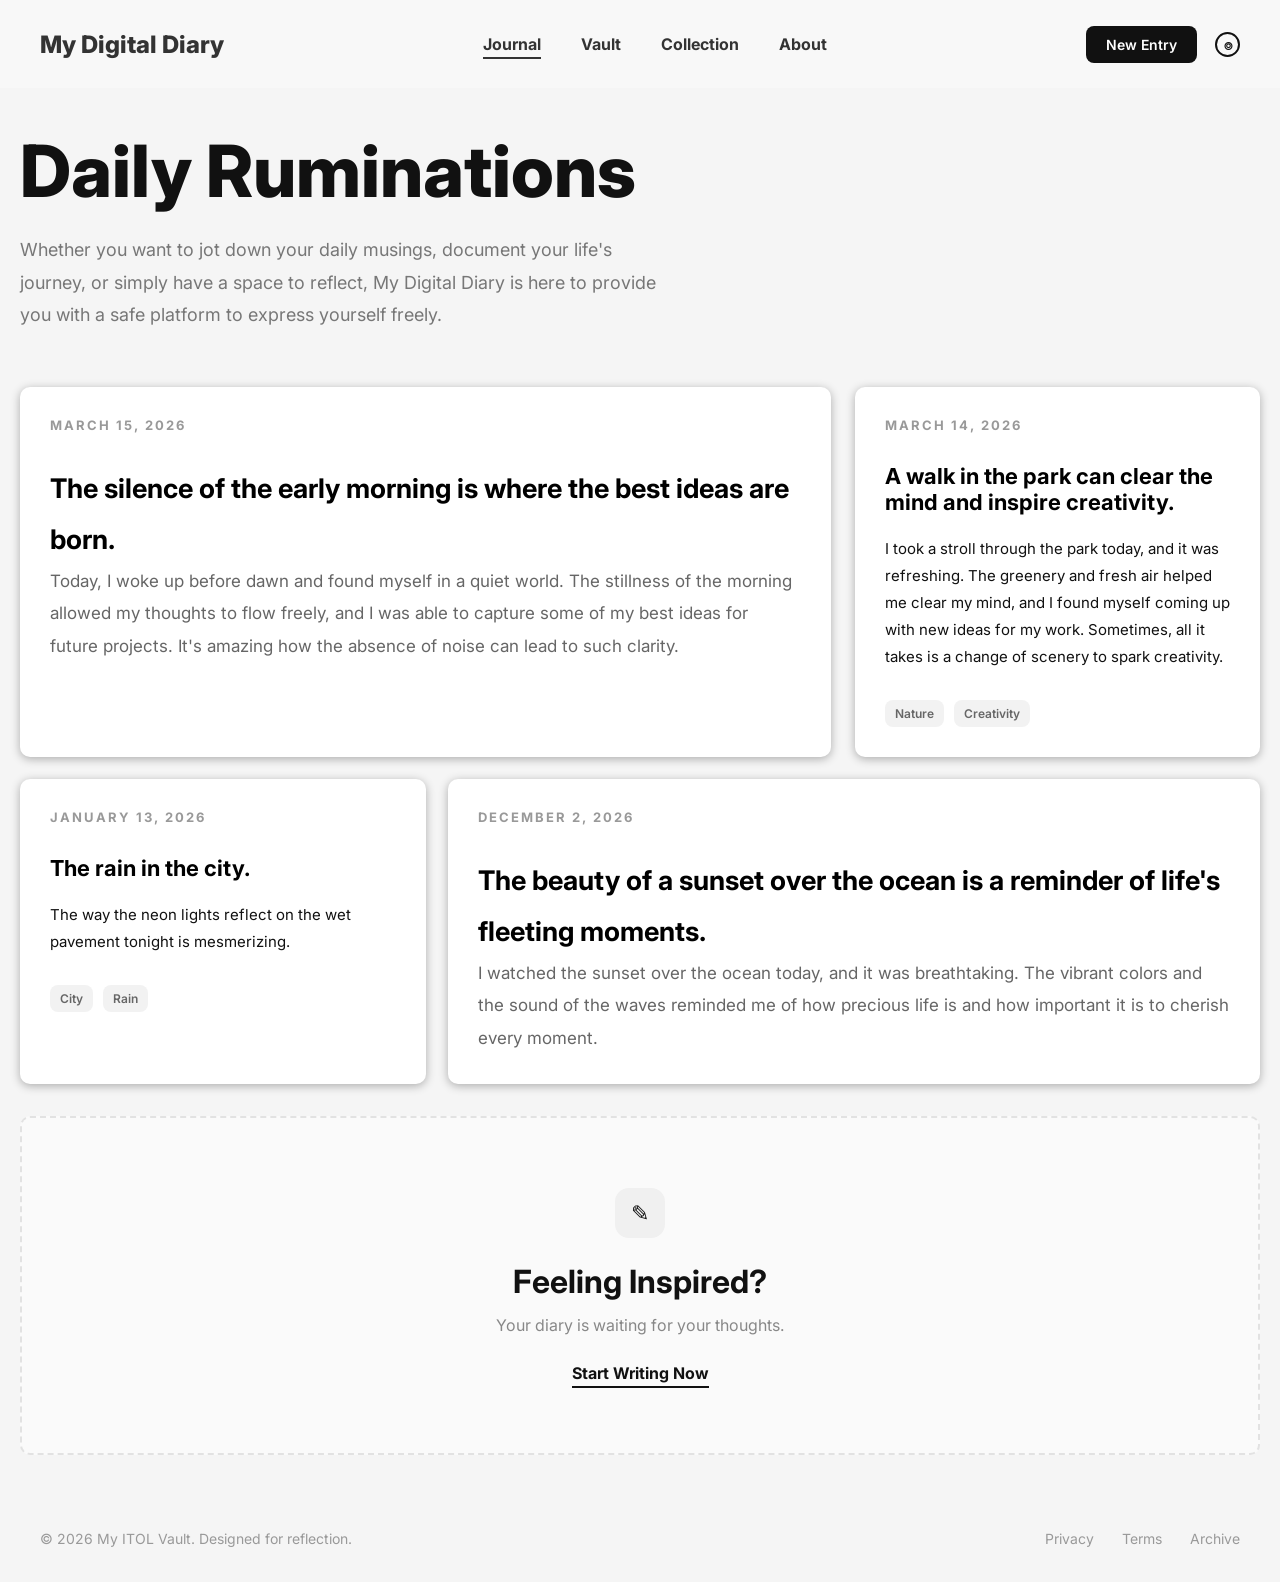
<file: index.html>
<!DOCTYPE html>
<html lang="en">    
<head>
    <meta charset="UTF-8">
    <meta name="viewport" content="width=device-width, initial-scale=1.0">
    <title>My Digital Diary</title>
    <link rel="stylesheet" href="style.css">

    <link rel="preconnect" href="https://fonts.googleapis.com">
    <link rel="preconnect" href="https://fonts.gstatic.com" crossorigin>

    <link href="https://fonts.googleapis.com/css2?family=Inter:wght@300;400;500;600;700;800&display=swap" rel="stylesheet">

</head>
<body>
<!-- Header section with navigation and buttons -->
    <header class="nav">


        <div class="logo">
            <h1>My Digital Diary</h1>
        </div>
    
        <nav class="navbar">
            <ul>
                <li><a class="nav-link" href="index.html">Journal</a></li>
                <li><a class="nav-link" href="vault.html">Vault</a></li>
                <li><a class="nav-link" href="collections.html">Collection</a></li>
                <li><a class="nav-link" href="about.html">About</a></li>
            </ul>
        </nav>

        <div class="right-nav">
        <a href="new-entry.html"><button class="new-entry-btn">New Entry</button></a>
        <div class="login-btn">⌾</div>
        </div>
    </header>

<!-- Main container for the entire page -->

    <main>

        <section class="hero">
            <h2>Daily Ruminations</h2>
            <p>
                Whether you want to jot down your daily musings, document your life's journey, or simply have a space to reflect, My Digital Diary 
                is here to provide you with a safe platform to express yourself freely. 
            </p>
        </section>

<!-- Entry grid for displaying diary entries -->
        <!-- Top entry grid -->
        <section class="top-entries">
        <!-- Large entry card -->
            <div class="entry">
                <div class="date">
                   March 15, 2026
                </div>

                <h3>
                   The silence of the early morning is where the best ideas are born.
                </h3>

                <p>
                   Today, I woke up before dawn and found myself in a quiet world. The stillness of the morning allowed my thoughts 
                   to flow freely, and I was able to capture some of my best ideas for future projects. It's amazing how the absence
                    of noise can lead to such clarity.
                </p>
            </div>
        <!-- Small entry card -->
            <div class="small-entry">

                <div class="date">
                    March 14, 2026
                </div>

                <h3>
                    A walk in the park can clear the mind and inspire creativity.
                </h3>   

                <p>
                    I took a stroll through the park today, and it was refreshing. The greenery and fresh air helped me clear my mind, 
                    and I found myself coming up with new ideas for my work. Sometimes, all it takes is a change of scenery to spark creativity.
                </p>

                <div class="tags">
                    <span class="tag">Nature</span>
                    <span class="tag">Creativity</span>
                </div>

            </div>

        </section>

<!-- Bottom entries -->
        <section class="bottom-entries">
        <!-- Small entry card -->
            <div class="small-entry">

                <div class="date">
                    January 13, 2026
                </div>

                    <h3>The rain in the city.</h3>

                    <p>The way the neon lights reflect on the wet pavement
                       tonight is mesmerizing.
                    </p>
                <div class="tags">
                    <span class="tag">City</span>
                    <span class="tag">Rain</span>
                </div>
            </div>
         
        <!-- Large entry card -->
            <div class="entry">
                <div class="date">
                    December 2, 2026
                </div>

                <h3>
                    The beauty of a sunset over the ocean is a reminder of life's fleeting moments.
                </h3>

                <p>
                    I watched the sunset over the ocean today, and it was breathtaking. 
                    The vibrant colors and the sound of the waves reminded me of how precious life is 
                    and how important it is to cherish every moment. 
                </p>     

            </div>
        </section>

<!-- Call to action box -->

        <section class="cta-box">
            <div class="icon-box">
                ✎
            </div>
            <h3>Feeling Inspired?</h3>
            <p>Your diary is waiting for your thoughts.</p>
            <a href="new-entry.html">Start Writing Now</a>

        </section>
    

    </main> 

    <footer>

    <p>
      © 2026 My ITOL Vault. Designed for reflection.
    </p>

    <div class="footer-links">
      <a href="#">Privacy</a>
      <a href="#">Terms</a>
      <a href="#">Archive</a>
    </div>

  </footer>
 
  <script src="cardModal.js"></script>
  <script src="nav.js"></script>
       
</body> 
</html>
</file>
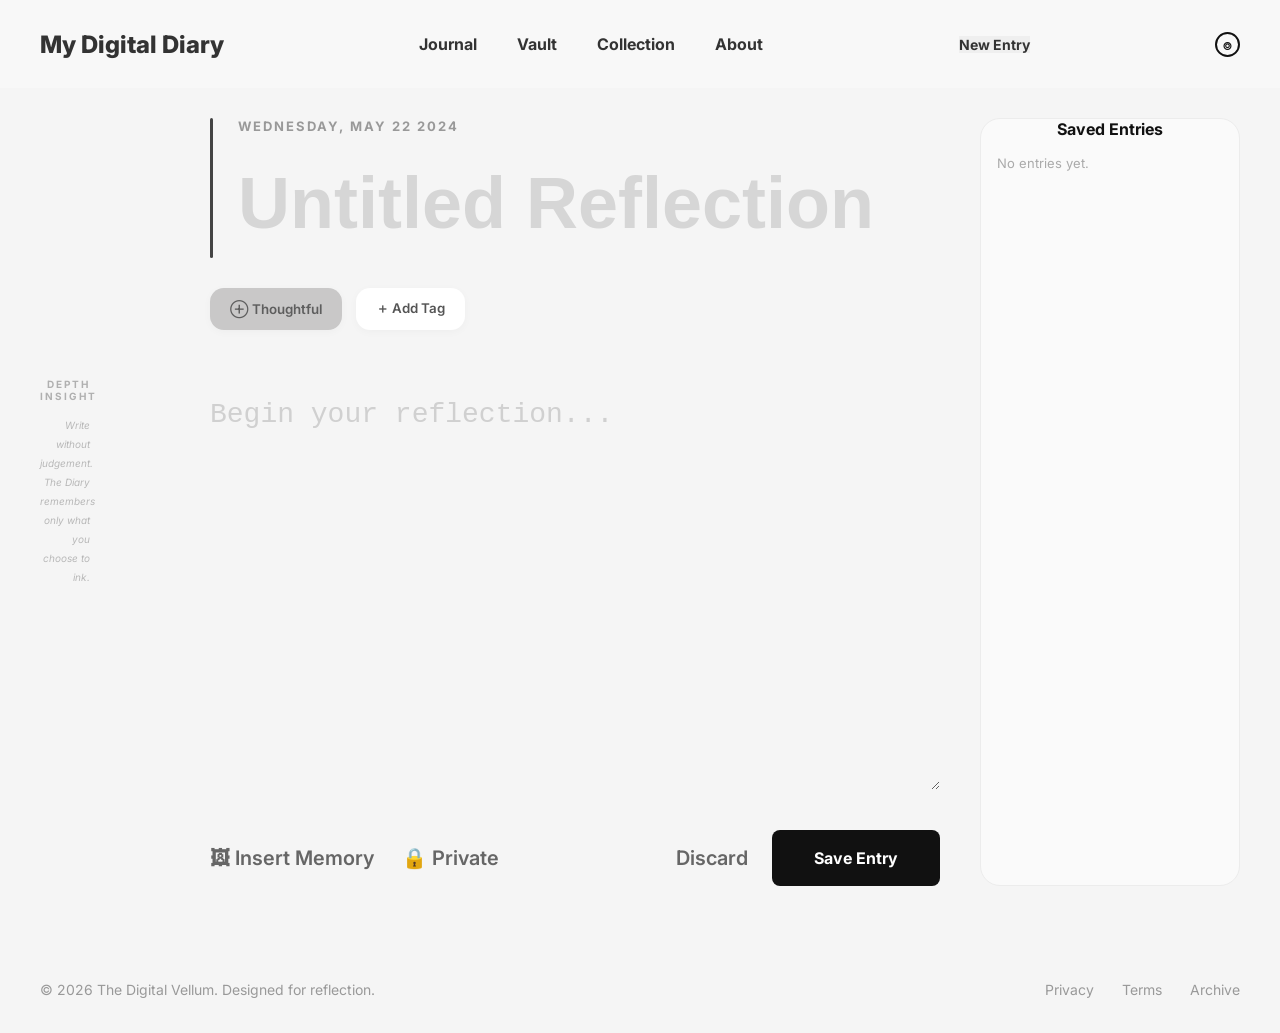
<file: new-entry.html>
<!DOCTYPE html>
<html lang="en">    
<head>
    <meta charset="UTF-8">
    <meta name="viewport" content="width=device-width, initial-scale=1.0">
    <title>My Digital Diary</title>
    <link rel="stylesheet" href="style.css">

    <link rel="preconnect" href="https://fonts.googleapis.com">
    <link rel="preconnect" href="https://fonts.gstatic.com" crossorigin>

    <link href="https://fonts.googleapis.com/css2?family=Inter:wght@300;400;500;600;700;800&display=swap" rel="stylesheet">

   

</head>
<body>
<!-- Header section with navigation and buttons -->
<header class="new-nav">


        <div class="logo">
            <h1>My Digital Diary</h1>
        </div>
    
        <nav>
            <ul>
                <li><a class="nav-link" href="index.html">Journal</a></li>
                <li><a class="nav-link" href="vault.html">Vault</a></li>
                <li><a class="nav-link" href="collections.html">Collection</a></li>
                <li><a class="nav-link" href="about.html">About</a></li>
            </ul>
        </nav>

        <button class="new-entry-btn2">New Entry</button>
       <div class="login-btn">⌾</div>
    </header>

<!-- 
    <header>
        
        <nav class="navbar">
            <div class="logo">My Digital Diary</div>
            <div class="right-nav">
                <a href="#" class="nav-link"> Archive </a>
                <a href="#" class="nav-link"> New Entry </a>
                <div class="profile-icon"> ⌾ </div>
            </div>
        </nav>
    </header>
--> 


  <main class="nEntry">
    <div class="editor-layout">
        <aside class="sidebar">

            <h4>Depth Insight</h4>

            <p>
                Write without judgement.
                The Diary remembers only
                what you choose to ink.
            </p>
        </aside>

        <!-- Main Editor -->

        <section class="editor">

        <!-- Title area -->

            <div class="title-area">
                <div class="title-line"> 
                    <div class="vertical-line"></div>

                        <div class="title-content">
                            <div class="date">Wednesday, May 22 2024</div>
                            <input type="text" id="titleInput" class="title-input" placeholder="Untitled Reflection">                           
                        </div>
                    </div>
                </div>

            <!-- Tags -->
            
            <div class="tag-row">
                <button class="tag-btn dark"> ⊕ Thoughtful </button>

                <button class="tag-btn"> ＋ Add Tag </button>
            </div>

            <textarea id="content" placeholder="Begin your reflection..."></textarea>

            <div class="bottom-bar">

                <div class="left-actions">
                   <button onclick="addImage()" class="memory-btn"> 🖼 Insert Memory</button>
                    <button onclick="private()" class="private-btn">🔒 Private</button>
                </div>
                <div class="right-actions">
                    <button onclick="discard()" class="discard-btn">Discard</button>
                    <button class="save-btn">Save Entry</button>
                </div>
            </div>


    

        </section>

      <!-- Right Empty Panel -->

      <aside class="right-panel">
        <h4>Saved Entries</h4>
        <div id="entriesContainer"></div>
      </aside>

    </div>

</main>


<!-- Footer -->

<footer>
    
    <p>© 2026 The Digital Vellum. Designed for reflection.</p>
    
    <div class="footer-links">
        <a href="#">Privacy</a>
        <a href="#">Terms</a>
        <a href="#">Archive</a>
    </div>

</footer>

 <script src="saveEntry.js"></script>
 <script src="nav.js"></script>

</body> 
</html>
</file>
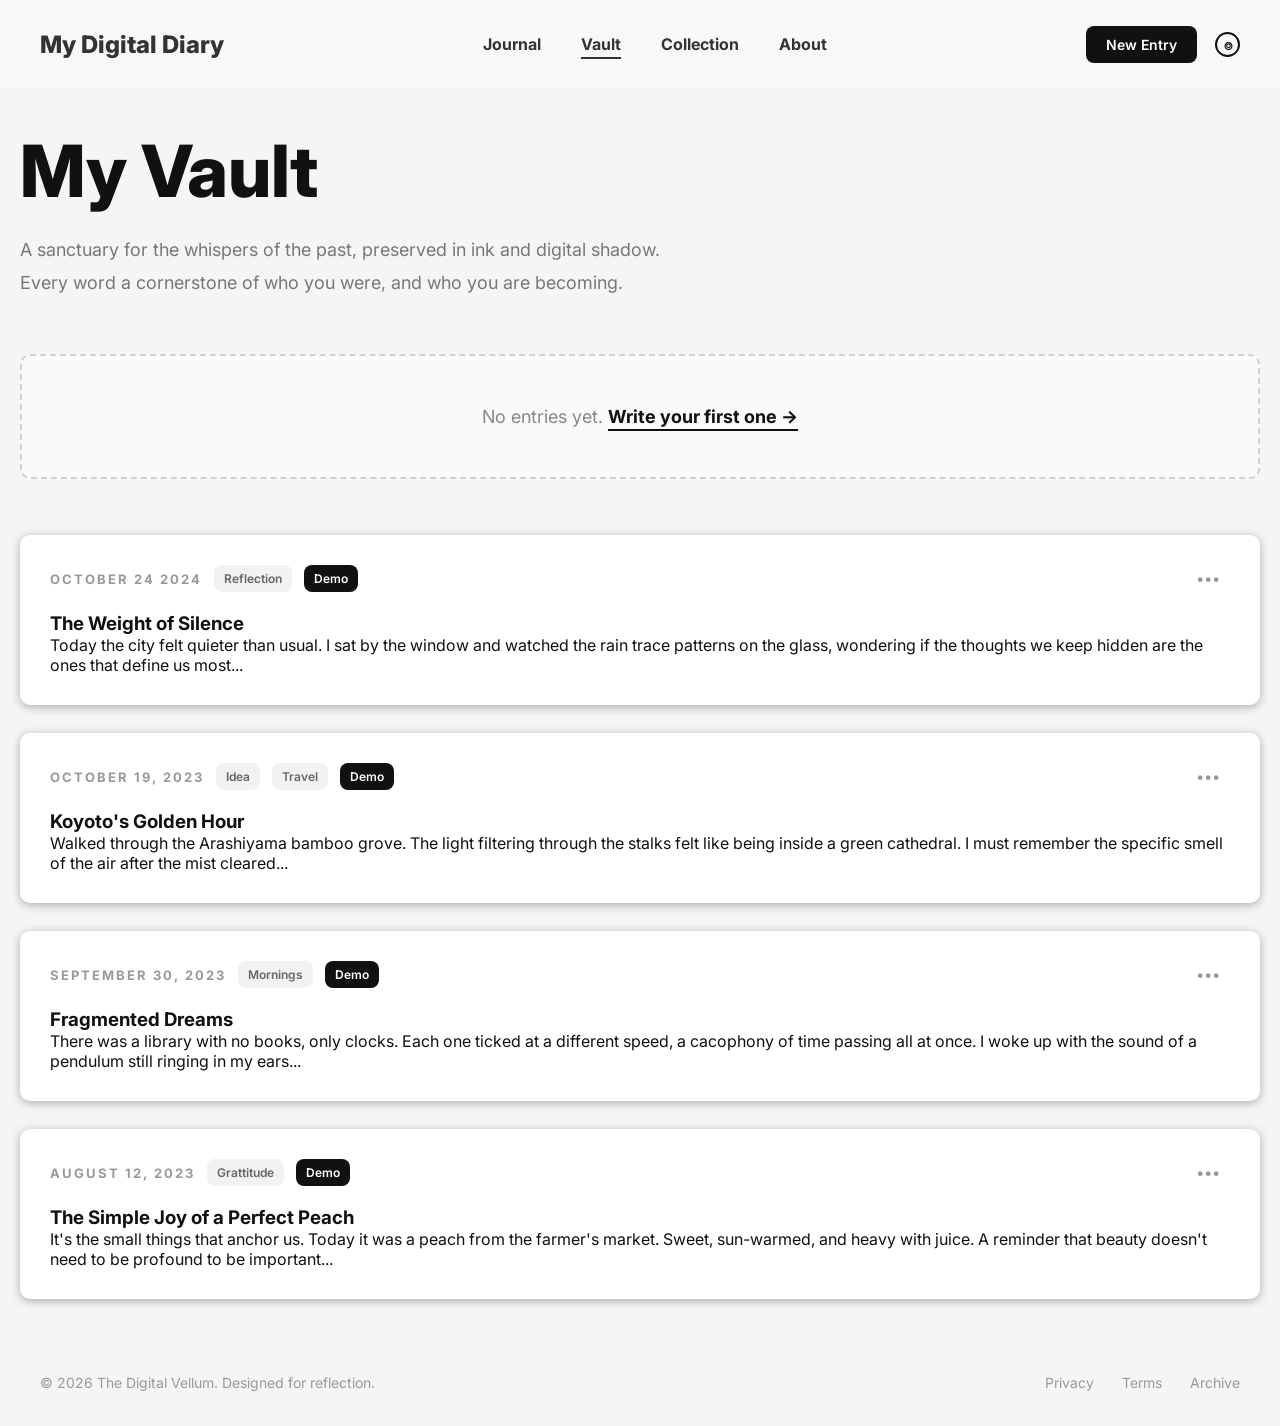
<file: vault.html>
<!DOCTYPE html>
<html lang="en">    
<head>
    <meta charset="UTF-8">
    <meta name="viewport" content="width=device-width, initial-scale=1.0">
    <title>My Digital Diary</title>
    <link rel="stylesheet" href="style.css">

    <link rel="preconnect" href="https://fonts.googleapis.com">
    <link rel="preconnect" href="https://fonts.gstatic.com" crossorigin>

    <link href="https://fonts.googleapis.com/css2?family=Inter:wght@300;400;500;600;700;800&display=swap" rel="stylesheet">

</head>
<body>
<!-- Header section with navigation and buttons -->
    <header class="nav">


        <div class="logo">
            <h1>My Digital Diary</h1>
        </div>
    
        <nav class="navbar">
            <ul>
                <li><a class="nav-link" href="index.html">Journal</a></li>
                <li><a class="nav-link" href="vault.html">Vault</a></li>
                <li><a class="nav-link" href="collections.html">Collection</a></li>
                <li><a class="nav-link" href="about.html">About</a></li>
            </ul>
        </nav>


        <div class="right-nav">
            <a href="new-entry.html"><button class="new-entry-btn">New Entry</button></a>
        <div class="login-btn">⌾</div>
        </div>
    </header>

    <main>
        <section class="hero">
            <h2>My Vault</h2>
            <p>
               A sanctuary for the whispers of the past, preserved in ink and digital shadow.
               Every word a cornerstone of who you were, and who you are becoming.
            </p>
        </section>

        <!-- Entries -->
        
        <section class="entries">

             <div id="entriesContainer"></div>

            <!-- Card 1-->
            <div class="card">
                <div class="card-top">
                    <div class="meta">
                        <span class="vdate">October 24 2024</span>
                        <span class="tag">Reflection</span>
                    </div>    
    
                <div class="dots">•••</div>

                </div>
        
            <h3>The Weight of Silence</h3>

            <p>
                Today the city felt quieter than usual. I sat by the window and watched
                the rain trace patterns on the glass, wondering if the thoughts we keep
                hidden are the ones that define us most...
            </p>
            </div>

            <!-- Card 2-->
            <div class="card">
                <div class="card-top">
                    <div class="meta">
                        <span class="vdate">October 19, 2023</span>
                        <span class="tag">Idea</span>
                        <span class="tag">Travel</span>
                    </div>

                    <div class="dots">•••</div>

                </div>

                <h3>Koyoto's Golden Hour</h3>

                <p>
                Walked through the Arashiyama bamboo grove. The light filtering through
                the stalks felt like being inside a green cathedral. I must remember
                the specific smell of the air after the mist cleared...
                </p>


            </div> 

            <!-- Card 3 -->
            <div class="card">
                <div class="card-top">
                    <div class="meta">
                        <span class="vdate">September 30, 2023</span>
                        <span class="tag">Mornings</span>
                    </div>

                    <div class="dots">•••</div>

                </div>

                <h3>Fragmented Dreams</h3>

                <p>
                There was a library with no books, only clocks. Each one ticked at a
                different speed, a cacophony of time passing all at once. I woke up
                with the sound of a pendulum still ringing in my ears...
                </p>


            </div> 

            <!-- Card 4 -->
            <div class="card">
                <div class="card-top">
                    <div class="meta">
                        <span class="vdate">August 12, 2023</span>
                        <span class="tag">Grattitude</span>
                    </div>

                    <div class="dots">•••</div>

                </div>

                <h3>The Simple Joy of a Perfect Peach</h3>

                <p>
                It's the small things that anchor us. Today it was a peach from the
                farmer's market. Sweet, sun-warmed, and heavy with juice. A reminder
                that beauty doesn't need to be profound to be important...
                </p>
            

            </div> 

        </section>

    </main>

    <footer>

    <p>© 2026 The Digital Vellum. Designed for reflection.</p>

    <div class="footer-links">
      <a href="#">Privacy</a>
      <a href="#">Terms</a>
      <a href="#">Archive</a>
    </div>

  </footer>

  <script src="vault.js"></script>
  <script src="nav.js"></script>

</body> 

<script src="cardModal.js"></script>
<script src="deleteEntry.js"></script>

</html>
</file>
<file: style.css>
/* Reset */ 
* {
    margin: 0;
    padding: 0;
    box-sizing: border-box;
    
} 

/* Global Styles */
body {
    font-family: 'Inter', sans-serif;
    background-color: #f5f5f5;
    color: #111;
    min-height: 100vh;
    display: flex;
    flex-direction: column;
}

/* Styles for links */
a {
    text-decoration: none;
    color: inherit;
}

/* Styles for the header section */
header {
    width: 100%;
    background-color: #f8f8f8;
    padding: 24px 40px;
    display: flex; /* Use flexbox for layout */
    justify-content: space-between; /* Space out the content */
    align-items: center; /* Vertically center the items */
}

/* Styles for the main heading */
h1 {
    font-weight: 800;
    font-size: 24px;
    color: #333;
}

/* Styles for the entire navigation bar */
nav {

    background-color: #f8f8f8;
    padding: 10px;
    
}
 
/* Targets the unordered list within the navigation */
nav ul {
    list-style: none;
    gap: 40px;
    display: flex;
}
/* Styles for the links within the navigation */
nav a,
.new-entry-btn2 {
    text-decoration: none;
    color: #333;
    font-weight: bold;
    position: relative;
    display: inline-block; 
}

/* Styles for the underline effect on navigation links */
nav a::after,
.new-entry-btn2::after {
    content: '';
    position: absolute;
    width: 0;
    height: 2px;
    display: block;
    margin-top: 5px;
    left: 0;
    bottom: -5px; /* Position the underline just below the text */
    background: #333; /* Underline color */
    transition: width 0.3s ease-in-out; /* Smooth transition for the underline effect */
}

/* Styles for the hover effect on navigation links */
nav a:hover::after,
.new-entry-btn2:hover::after {
    width: 100%; /* Expand the underline to full width on hover */  
}

.right-nav {
    display: flex;
    align-items: center;
    gap: 18px;
}

.new-entry-btn2{
    border: none;
    font-size: 14px;
    font-weight: 700;
    cursor: pointer;
}

.new-entry-btn {
    background-color: #111;
    color: white;
    border: none;
    padding: 10px 20px;
    border-radius: 8px;
    font-size: 14px;
    font-weight: 600;
    cursor: pointer;
    transition: 0.3s ease;
}

.new-entry-btn:hover {
    background-color: #333;
}

.login-btn {
      width: 25px;
      height:25px;
      border-radius:50%;
      border:2px solid #111;
      display:flex;
      justify-content:center;
      align-items:center;
      font-size:14px;
      font-weight:1000;
    }

/* Styles for the main content area */

main {
    width: 100%; /* Adjust this value as needed */
    max-width: 1300px; /* Set a maximum width for larger screens */
    margin: 40px auto;
    display: grid;
    padding: 0 20px;
    flex: 1; /* Allow the main content to grow and fill available space */
}

/* Hero section styles */

.hero {
    margin-bottom: 55px;
}

.hero h2{
    font-size: 72px;
    font-weight: 800;
    line-height: 1.2;
    margin-bottom: 20px;
}

.hero p {
    max-width: 650px; /* Limit the width of the paragraph for better readability */
    font-size: 18px;
    color: #777;
    line-height: 1.8;
}

/* Styles for the entries on the Vault page */
.entries{
      display:flex;
      flex-direction:column;
      gap:28px;
    }

/* Styles for the top and bottom entries sections */

.top-entries {
    display: grid;
    grid-template-columns: 2fr 1fr;
    gap: 24px;
    margin-bottom: 22px;
}

.bottom-entries {
    display:grid;
    grid-template-columns:1fr 2fr;
    gap:22px;
    margin-bottom:32px;
}

/* Styles for the small entry cards */
.small-entry {
    background-color: #fff;
    border-radius: 10px;
    padding: 30px;
    transition: 0.3s ease;
    cursor: pointer;
    box-shadow: 0 2px 10px rgba(0, 0, 0, 0.3);
}

/* Styles for what happens on hover */  
.small-entry:hover {
    transform: translateY(-5px) ;
    box-shadow: 0 4px 8px rgba(0, 0, 0, 0.6);
}

/* Styles for the big entry cards */ 
.entry, 
.card {
    background-color: #fff;
    border-radius: 10px;
    padding: 30px;
    transition: 0.3s ease;
    cursor: pointer;
    box-shadow: 0 2px 10px rgba(0, 0, 0, 0.3);
}

.entry:hover,
.card:hover {
     transform: translateY(-5px) ;
    box-shadow: 0 4px 8px rgba(0, 0, 0, 0.6);
}

/* Styles for the date */ 
.date {
    font-size: 13px;
    text-transform: uppercase;
    letter-spacing: 2px;
    color: #999;
    font-weight: 700;
    margin-bottom: 30px;
}

/* Styles for the date on the vault page */ 

.vdate{
    font-size:13px;
    letter-spacing:2px;
    color:#999;
    font-weight:700;
    text-transform:uppercase;
}

/* The little dots on the corner of each card on the vaukt page */
.dots{
    font-size:15px;
    color:#999;
}

/* Targetting the writing in the large entry card */ 
.entry h3 {
    font-size: 27px;
    line-height: 1.9;
    color: black;
}

/* Targetting the writing in the large entry card */ 
.entry p {
    font-size: 17px;
    line-height: 1.9;
    color: #666;
}

.small-entry h3 {
    font-size: 22px;
    margin-bottom: 20px;
    color: black;
}

.small-entry p {
    font-size: 15px;
    line-height: 1.8;
}

/* Styling Tags */ 
.tags {
    display: flex;
    gap: 10px;
    margin-top: 30px;
    flex-wrap: wrap;
}

.tag {
    background: #f2f2f2;
    padding: 6px 10px;
    border-radius: 8px;
    font-size: 12px;
    font-weight: 600;
    color: #666;
}



/* Styles for vault page */ 
.meta{
    display:flex;
    align-items:center;
    gap:12px;
    flex-wrap:wrap;

}
/* Styles for items at the top of the cards on vault page */ 
.card-top{
      display:flex;
      justify-content:space-between;
      align-items:center;
      margin-bottom:20px;
    }

/* Styling for icon */ 
.icon-box{
    width:50px;
    height:50px;
    background:#f0f0f0;
    border-radius:14px;
    display:flex;
    justify-content:center;
    align-items:center;
    margin:0 auto 24px;
    font-size:22px;
}

/* Empty box to write ypour thoughts */

.cta-box {
    border: 2px dashed #e2e2e2;
    border-radius: 10px;
    padding: 70px 30px;
    background: #fafafa;
    text-align: center;
}

.cta-box h3 {
    font-size: 32px;
    margin-bottom: 14px;
}

.cta-box p {
    color:#888;
    margin-bottom:28px;
    font-size:16px;
}

.cta-box a {
    font-weight:700;
    border-bottom:2px solid #111;
    padding-bottom:3px;
    transition:0.3s;
}

.cta-box a:hover {
    opacity: 0.6;
}

footer{
    padding:35px 40px;
    display:flex;
    justify-content:space-between;
    align-items:center;
    color:#999;
    font-size:14px;
}

.footer-links{
    display:flex;
    gap:28px;
}

.footer-links a{
    transition:0.3s;
}

.footer-links a:hover{
    color:#111;
}

/* CSS to make the webpage responsive */ 
@media(max-width:900px){

.hero h1 {
    font-size: 54px;
}

.top-entries,
.bottom-entries{
    grid-template-columns:1fr;
}

.editor-layout{
    grid-template-columns: 1fr;
}

.nEntry{
    padding: 20px;
}

.sidebar{
    padding-top: 0;
}

.right-panel{
    display: none;
}
}

@media(max-width:600px){

    header{
        padding:20px;
    }

    footer{
        flex-direction:column;
        gap:15px;
        text-align:center;
    }

    .hero h1{
        font-size:42px;
    }

    .hero p{
        font-size: 16px;
    }
 
    .entry{
        padding: 26px;
    }

    .entry h3{
        font-size: 22px;
    }

    .entry p{
        font-size: 15px;
    }

    .cta-box h3{
        font-size: 26px;
    }

    .title-line{
        gap: 18px;
    }

    .vertical-line{
        height: 110px;
    }

    .title-input{
        font-size: 46px;
    }

    .editor textarea{
        font-size: 20px;
    }

    .bottom-bar{
        flex-direction: column;
        align-items: flex-start;
    }

}


/* ------------------------------------------------------ //
CSS For new entry page 
------------------------------------------------------------*/

button{
    font-family: 'Inter', sans-serif;
}

/* Header */
.navbar{
    display: flex;
    justify-content: space-between;
    align-items: center;
}

.logo{
    font-size: 18px;
    font-weight: 700;
}

.nEntry{
    flex:1;
    width:100%;
    margin:0 auto;
    max-width: 1700px;
    padding: 30px 40px 60px;
}

.editor-layout{
    display:grid;
    grid-template-columns:130px 1fr 260px;
    gap:40px;
    min-height:700px;
    }

/* Left sidebar */ 
.sidebar{
    padding-top: 260px;
    width: 50px;
}

.sidebar h4{
    font-size: 10px;
    letter-spacing: 2px;
    text-transform: uppercase;
    color: #b0b0b0;
    margin-bottom: 14px;
    text-align: right;
}

.sidebar p{
    color: #b8b8b8;
    font-size: 10px;
    line-height: 1.9;
    font-style: italic;
    text-align: right;
}

.editor{
    display: flex;
    flex-direction: column;
}

.title-area{
    margin-bottom: 30px;
}

.title-line{
    display: flex;
    gap: 25px;
    align-items: flex-start;
}

.vertical-line{
    width: 3px;
    height: 140px;
    background: #444;
    border-radius: 10px;
}

.title-content{
    flex: 1;
}

.title-input{
    width: 100%;
    border: none;
    outline: none;
    background:transparent;
    font-size:72px;
    font-weight:800;
    color:#939191;
    line-height:1.1;
}

 .title-input::placeholder{
    color:#d6d6d6;
    }


/* Tag buttons */

.tag-row{
    display:flex;
    gap:14px;
    margin-bottom:60px;
}

.tag-btn{
    border:none;
    padding:12px 20px;
    border-radius:14px;
    background:white;
    color:#555;
    font-weight:600;
    cursor:pointer;
    transition:0.3s;
    box-shadow:0 2px 8px rgba(0,0,0,0.03);
}

.tag-btn:hover{
      transform:translateY(-2px);
    }
    
.tag-btn.dark{
      background:#c9c8c8;
      color:rgb(94, 94, 94);
    }

/* Text Editor */
.editor textarea{
    flex: 1;
    border: none;
    outline: none;
    background: transparent;
    font-size: 28px;
    line-height: 1.8;
    color: #444;
    min-height: 400px;
}

.editor textarea::placeholder{
      color:#d0d0d0;
    }

.right-panel{
    background: #fafafa;
    border-radius: 20px;
    border: 1px solid #ececec;
} 

.right-panel h4 {

    text-align: center;
}

/* Bottom Actions */ 
.bottom-bar{
    margin-top: 40px;
    display: flex;
    justify-content: space-between;
    align-items: center;
    flex-wrap: wrap;
    gap: 20px;
}

.left-actions{
    display: flex;
    gap: 28px;
    flex-wrap: wrap;
}

.action{
    display: flex;
    align-items: center;
    gap: 10px;
    color: #666;
    font-weight: 600;
    cursor: pointer;
    transition: 0.3s;
}

.action:hover{
    color: #111;
}


.right-actions{
    display:flex;
    align-items:center;
    gap:24px;
}

.discard-btn,
.memory-btn,
.private-btn {
    color:#666;
    font-weight:600;
    cursor:pointer;
    transition:0.3s;
    background: none;
    border: none;
    font-size: 20px;
}

.discard-btn:hover,
.memory-btn:hover,
.private-btn:hover {
    color: #111;
    transform: translateY(-2px);
}

.save-btn{
    background: #111;
    color: white;
    border: none;
    padding: 18px 42px;
    border-radius: 8px;
    font-size: 16px;
    font-weight: 700;
    cursor: pointer;
    transition: 0.3s;
}

/* Styles for hover animation */ 
.save-btn:hover{
    background: #333; 
    transform: translateY(-2px); /* Lifts the button up 2px along the Y axix */ 
}


/* Empty state message shown in vault when no entries exist yet */
.empty-state {
    text-align: center;
    padding: 50px 20px;
    color: #888;
    font-size: 18px;
    background: #fafafa;
    border: 2px dashed #d0d0d0;
    border-radius: 10px;
    margin-bottom: 28px;     /* space before the demo cards underneath */
    grid-column: 1 / -1;     /* on the home page, stretch across the full grid */
}

.empty-state a {
    color: #111;
    font-weight: 700;
    border-bottom: 2px solid #111;
    padding-bottom: 2px;
    transition: 0.3s;
}

.empty-state a:hover {
    opacity: 0.5;
}


/* Keeps the underline showing on the page you're currently on */
.nav-link.active::after,
.new-entry-btn2.active::after {
    width: 100%;
}


/* ---------- Pop-up card (modal) ---------- */

.modal-overlay {
    position: fixed;          /* stays in place even if you scroll */
    inset: 0;                 /* stretches to cover the whole screen */
    background: rgba(0, 0, 0, 0.55);
    display: flex;
    justify-content: center;  /* centres horizontally */
    align-items: center;      /* centres vertically */
    padding: 20px;
    z-index: 1000;            /* sits on top of everything else */
}

.modal-card {
    position: relative;       /* lets the X be positioned inside it */
    background: #fff;
    border-radius: 14px;
    padding: 55px 40px 40px;
    width: 100%;
    max-width: 700px;
    max-height: 85vh;         /* never taller than 85% of the screen */
    overflow-y: auto;         /* scrolls inside if the entry is long */
    box-shadow: 0 10px 40px rgba(0, 0, 0, 0.4);
    animation: popIn 0.2s ease;
}

.modal-card h3 {
    font-size: 28px;
    line-height: 1.4;
    margin-bottom: 20px;
    color: #111;
}

.modal-card p {
    font-size: 17px;
    line-height: 1.9;
    color: #555;
}

.modal-close {
    position: absolute;
    top: 12px;
    right: 14px;
    width: 36px;
    height: 36px;
    border: none;
    border-radius: 50%;
    background: #f0f0f0;
    color: #333;
    font-size: 24px;
    line-height: 1;
    cursor: pointer;
    transition: 0.3s;
}

.modal-close:hover {
    background: #111;
    color: #fff;
}

@keyframes popIn {
    from { transform: scale(0.95); opacity: 0; }
    to   { transform: scale(1);    opacity: 1; }
}

@media (max-width: 600px) {
    .modal-card {
        padding: 55px 24px 30px;
    }
    .modal-card h3 {
        font-size: 22px;
    }
}

/* ---------- Three-dot menu ---------- */

.card-top {
    position: relative;   /* lets the menu sit under the dots */
}

.dots {
    cursor: pointer;
    padding: 4px 10px;
    border-radius: 8px;
    transition: 0.3s;
    user-select: none;
}

.dots:hover {
    background: #f0f0f0;
    color: #333;
}

.card-menu {
    position: absolute;
    top: 34px;
    right: 0;
    background: #fff;
    border: 1px solid #ececec;
    border-radius: 10px;
    box-shadow: 0 6px 20px rgba(0, 0, 0, 0.15);
    padding: 6px;
    z-index: 10;
}

.card-menu button {
    display: block;
    width: 100%;
    background: none;
    border: none;
    padding: 10px 20px;
    font-size: 14px;
    font-weight: 600;
    color: #c0392b;
    cursor: pointer;
    border-radius: 6px;
    text-align: left;
    transition: 0.2s;
}

.card-menu button:hover {
    background: #fdecea;
}

/* Message shown when clicking the dots on a demo card */
.card-menu .demo-note {
    width: 220px;
    padding: 12px 16px;
    font-size: 13px;
    line-height: 1.5;
    font-weight: 600;
    color: #666;
}

/* The "Demo" label on sample cards */
.tag.demo-tag {
    background: #111;
    color: #fff;
}
</file>
